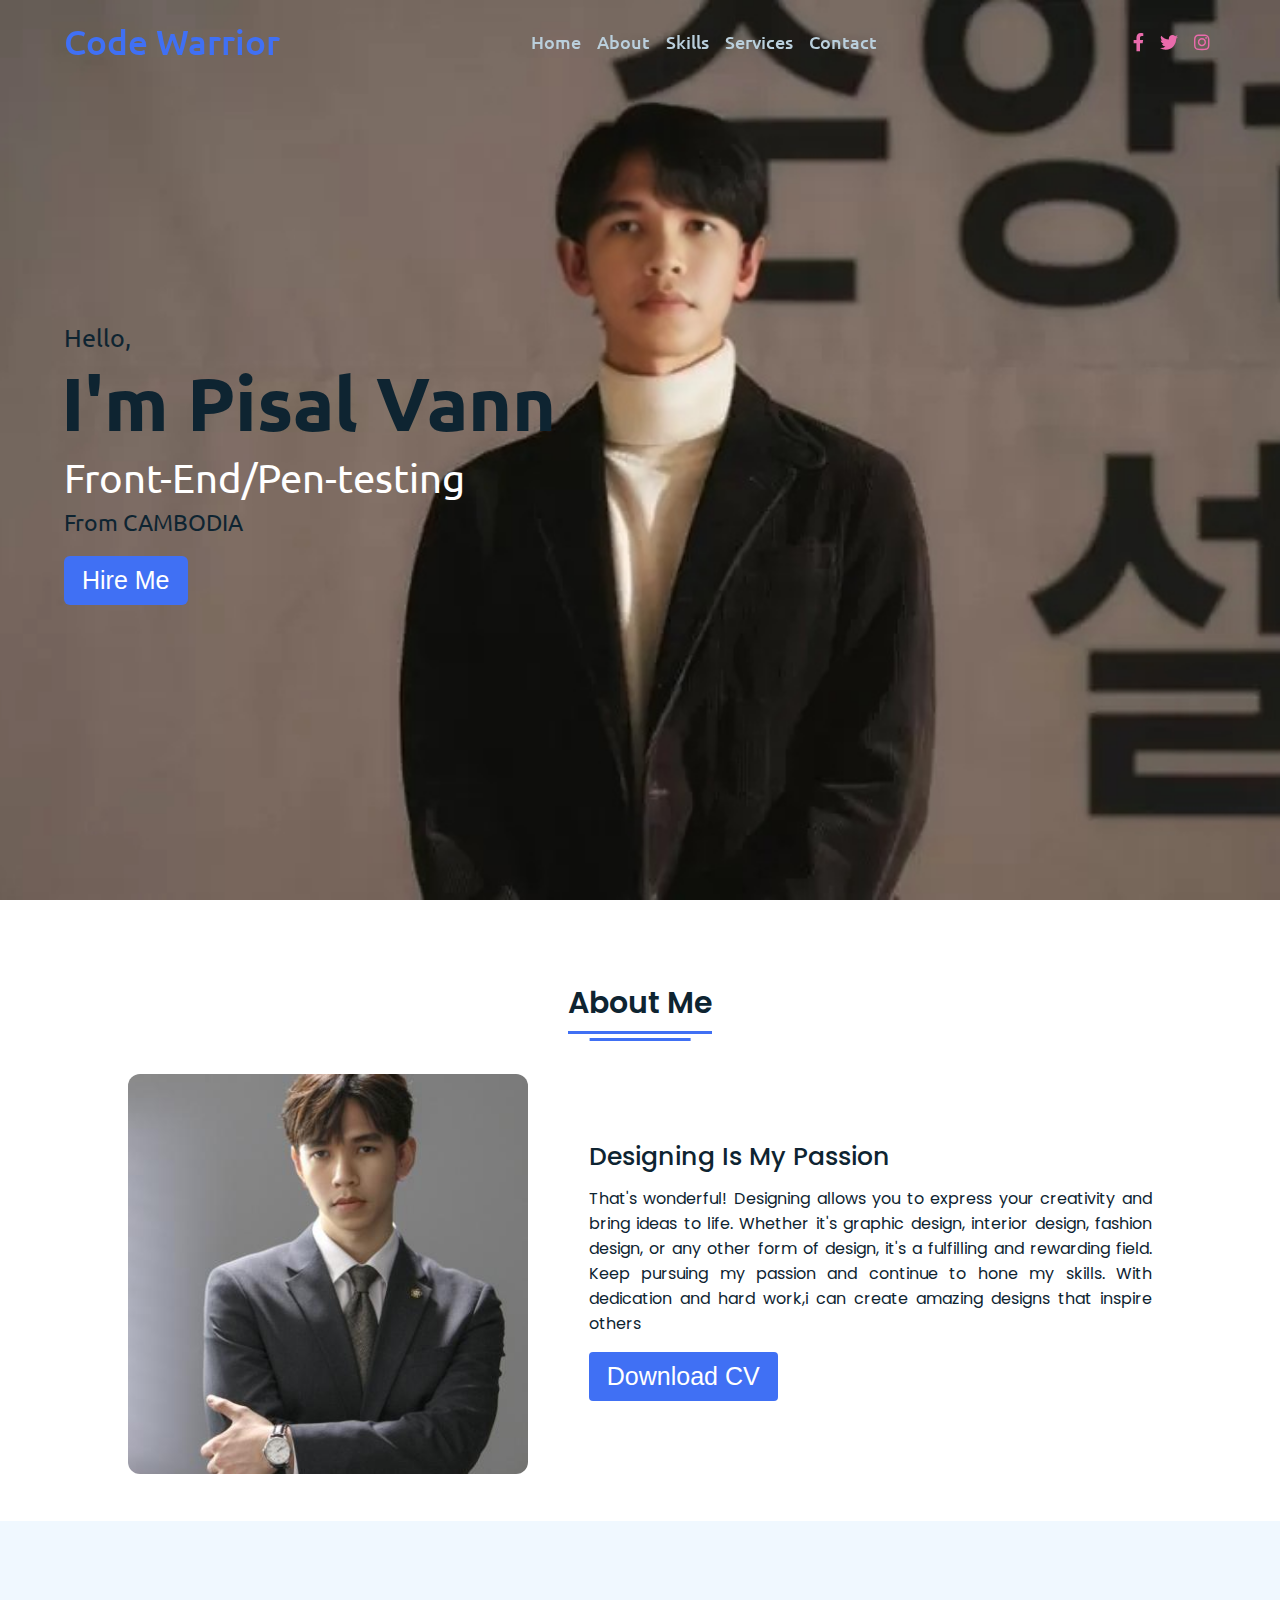
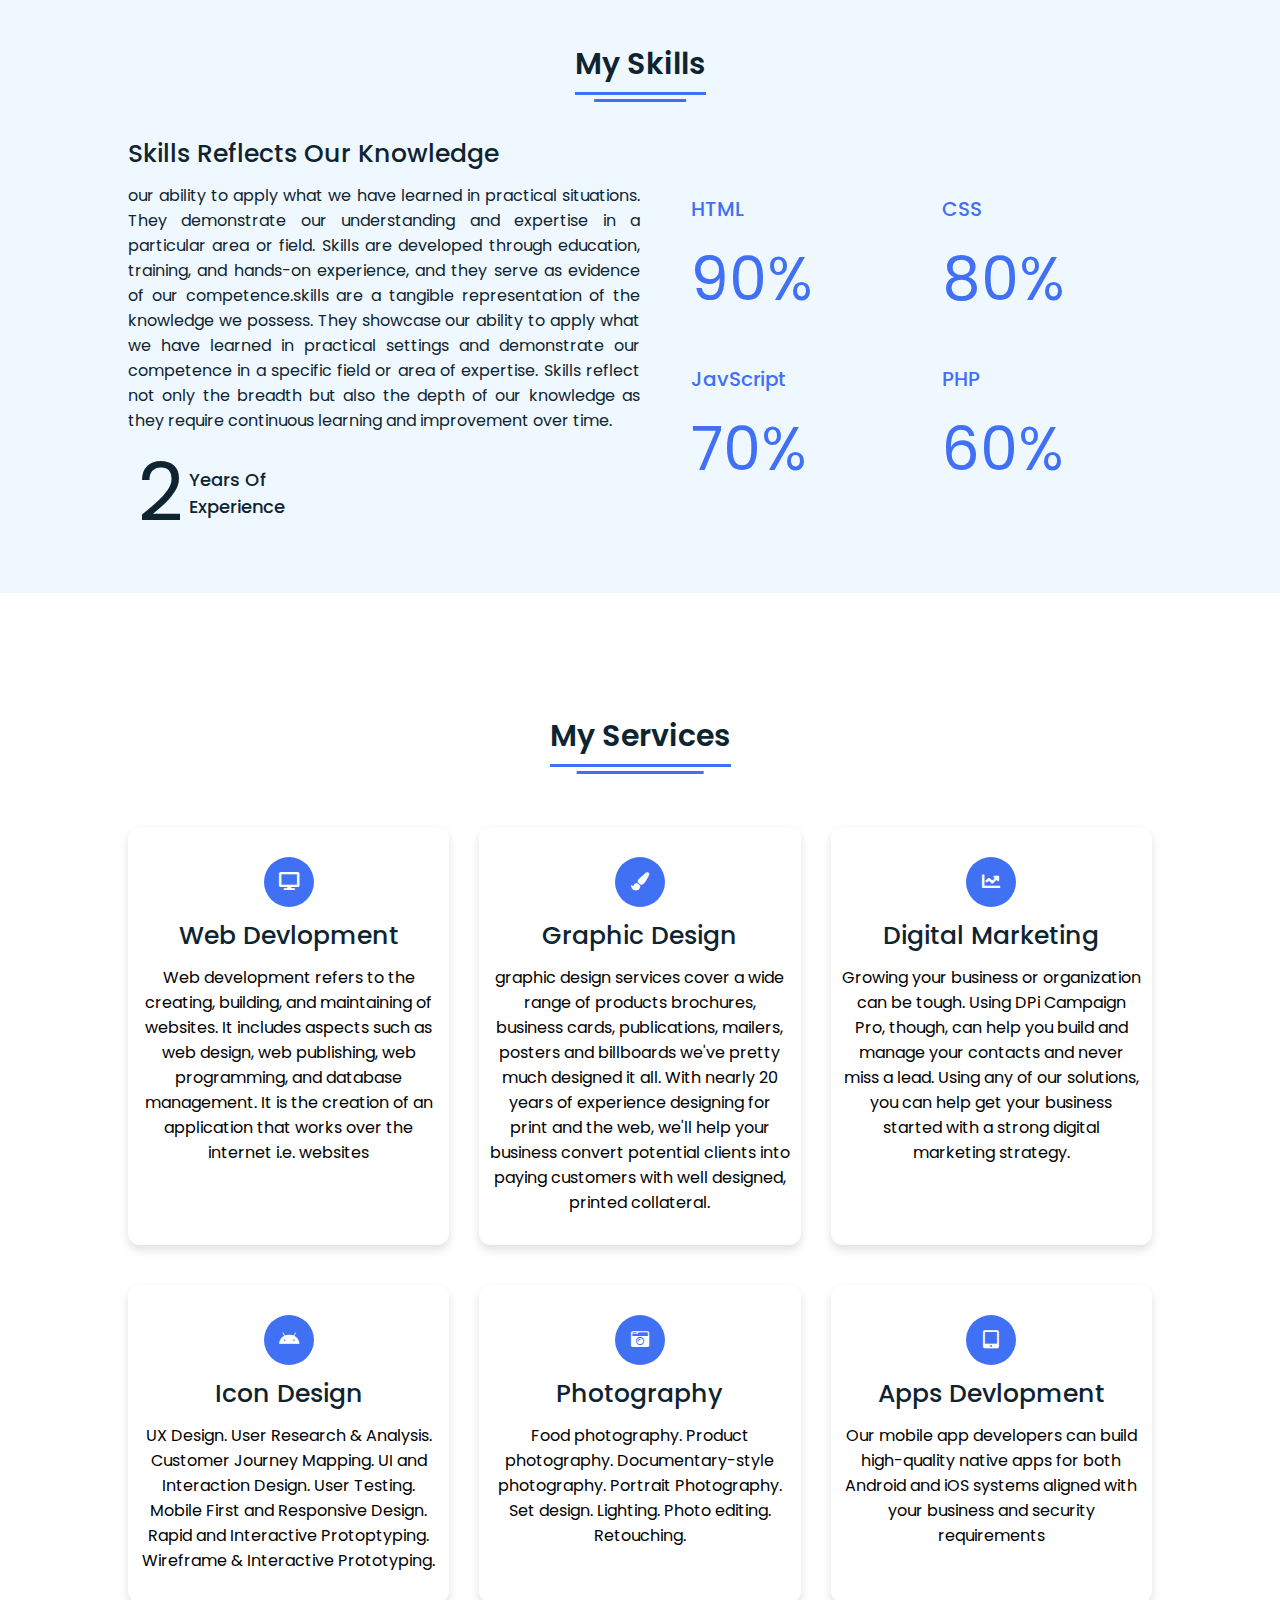
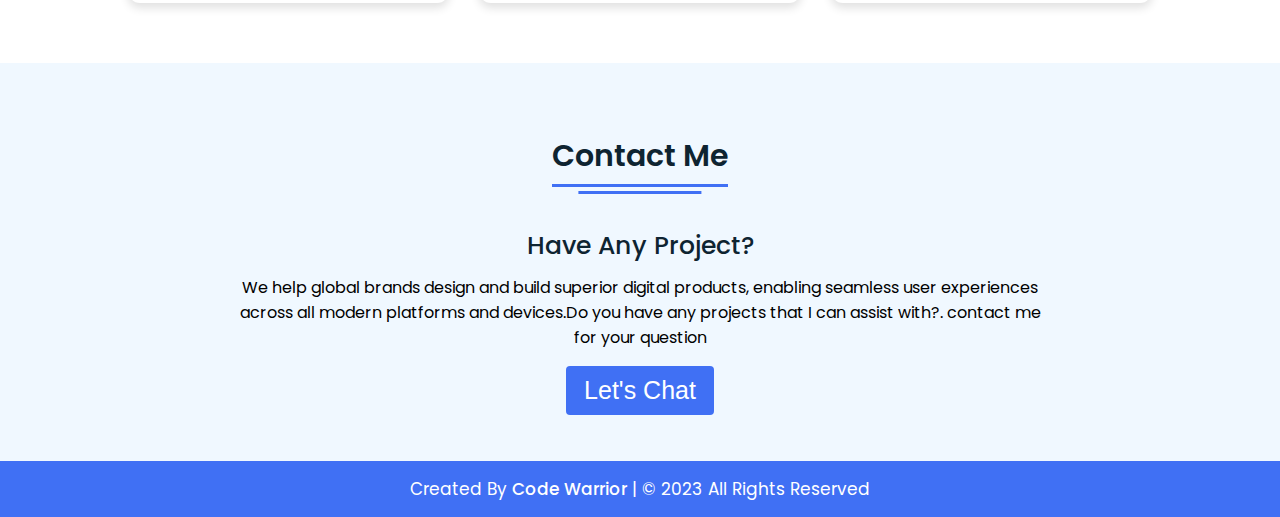
<file: index.html>
<!DOCTYPE html>
<!-- Website - www.codingnepalweb.com -->
<html lang="en" dir="ltr">

<head>
    <meta charset="UTF-8" />
    <title>My information</title>
    <link rel="stylesheet" href="cv.css" />
    <!-- Fontawesome CDN Link -->
    <link rel="icon" href="images/16.png">
    <link rel="stylesheet" href="https://cdnjs.cloudflare.com/ajax/libs/font-awesome/5.15.2/css/all.min.css" />
    <meta name="viewport" content="width=device-width, initial-scale=1.0" />
</head>

<body>
    <!-- Move to up button -->
    <div class="scroll-button">
        <a href="#home"><i class="fas fa-arrow-up"></i></a>
    </div>
    <!-- navgaition menu -->
    <nav>
        <div class="navbar">
            <div class="logo"><a href="https://www.facebook.com/profile.php?id=100064088559809&mibextid=ZbWKwL">Code Warrior</a></div>
            <ul class="menu">
                <li><a href="#home">Home</a></li>
                <li><a href="#about">About</a></li>
                <li><a href="#skills">Skills</a></li>
                <li><a href="#services">Services</a></li>
                <li><a href="#contact">Contact</a></li>
                <div class="cancel-btn">
                    <i class="fas fa-times"></i>
                </div>
            </ul>
            <div class="media-icons">
                <a href="https://www.facebook.com/Vannpisal902?mibextid=ZbWKwL"><i class="fab fa-facebook-f"></i></a>
                <a href="https://twitter.com/Pisal_Vann?t=Hef8y5lrMTt5R5KG-O603A&s=35"><i class="fab fa-twitter"></i></a>
                <a href="#"><i class="fab fa-instagram"></i></a>
            </div>
        </div>
        <div class="menu-btn">
            <i class="fas fa-bars"></i>
        </div>
    </nav>

    <!-- Home Section Start -->
    <section class="home" id="home">
        <div class="home-content">
            <div class="text">
                <div class="text-one">Hello,</div>
                <div class="text-two">I'm Pisal Vann</div>
                <div class="text-three">Front-End/Pen-testing</div>
                <div class="text-four">From CAMBODIA</div>
            </div>
            <div class="button">
                <a href="http://t.me/vann_pisal"><button>Hire Me</button></a>
            </div>

        </div>
    </section>

    <!-- About Section Start -->
    <section class="about home1" id="about">
        <div class="content">
            <div class="title"><span>About Me</span></div>
            <div class="about-details">
                <div class="left">
                    <img src="images/about1.jpg" alt="" />
                </div>
                <div class="right">
                    <div class="topic">Designing Is My Passion</div>
                    <p>
                        That's wonderful! Designing allows you to express your creativity and bring ideas to life. Whether it's graphic design, interior design, fashion design, or any other form of design, it's a fulfilling and rewarding field. Keep pursuing my passion and continue
                        to hone my skills. With dedication and hard work,i can create amazing designs that inspire others
                    </p>
                    <div class="button">
                        <a href="http://t.me/vann_pisal"><button >Download CV</button></a>
                    </div>
                </div>
            </div>
        </div>
    </section>

    <!-- My Skill Section Start -->
    <!-- Section Tag and Other Div will same where we need to put same CSS -->
    <section class="skills" id="skills">
        <div class="content">
            <div class="title"><span>My Skills</span></div>
            <div class="skills-details">
                <div class="text">
                    <div class="topic">Skills Reflects Our Knowledge</div>
                    <p>our ability to apply what we have learned in practical situations. They demonstrate our understanding and expertise in a particular area or field. Skills are developed through education, training, and hands-on experience, and they
                        serve as evidence of our competence.skills are a tangible representation of the knowledge we possess. They showcase our ability to apply what we have learned in practical settings and demonstrate our competence in a specific field
                        or area of expertise. Skills reflect not only the breadth but also the depth of our knowledge as they require continuous learning and improvement over time.</p>
                    <div class="experience">
                        <div class="num">2</div>
                        <div class="exp">
                            Years Of <br /> Experience
                        </div>
                    </div>
                </div>
                <div class="boxes">
                    <div class="box">
                        <div class="topic">HTML</div>
                        <div class="per">90%</div>
                    </div>
                    <div class="box">
                        <div class="topic">CSS</div>
                        <div class="per">80%</div>
                    </div>
                    <div class="box">
                        <div class="topic">JavScript</div>
                        <div class="per">70%</div>
                    </div>
                    <div class="box">
                        <div class="topic">PHP</div>
                        <div class="per">60%</div>
                    </div>
                </div>
            </div>
        </div>
    </section>

    <!-- My Services Section Start -->
    <section class="services" id="services">
        <div class="content">
            <div class="title"><span>My Services</span></div>
            <div class="boxes">
                <div class="box">
                    <div class="icon">
                        <i class="fas fa-desktop"></i>
                    </div>
                    <div class="topic">Web Devlopment</div>
                    <p>Web development refers to the creating, building, and maintaining of websites. It includes aspects such as web design, web publishing, web programming, and database management. It is the creation of an application that works over the
                        internet i.e. websites</p>
                </div>
                <div class="box">
                    <div class="icon">
                        <i class="fas fa-paint-brush"></i>
                    </div>
                    <div class="topic">Graphic Design</div>
                    <p>graphic design services cover a wide range of products brochures, business cards, publications, mailers, posters and billboards we've pretty much designed it all. With nearly 20 years of experience designing for print and the web,
                        we'll help your business convert potential clients into paying customers with well designed, printed collateral.</p>
                </div>
                <div class="box">
                    <div class="icon">
                        <i class="fas fa-chart-line"></i>
                    </div>
                    <div class="topic">Digital Marketing</div>
                    <p>Growing your business or organization can be tough. Using DPi Campaign Pro, though, can help you build and manage your contacts and never miss a lead. Using any of our solutions, you can help get your business started with a strong
                        digital marketing strategy.</p>
                </div>
                <div class="box">
                    <div class="icon">
                        <i class="fab fa-android"></i>
                    </div>
                    <div class="topic">Icon Design</div>
                    <p>UX Design. User Research & Analysis. Customer Journey Mapping. UI and Interaction Design. User Testing. Mobile First and Responsive Design. Rapid and Interactive Protoptyping. Wireframe & Interactive Prototyping.</p>
                </div>
                <div class="box">
                    <div class="icon">
                        <i class="fas fa-camera-retro"></i>
                    </div>
                    <div class="topic">Photography</div>
                    <p>Food photography. Product photography. Documentary-style photography. Portrait Photography. Set design. Lighting. Photo editing. Retouching.
                    </p>
                </div>
                <div class="box">
                    <div class="icon">
                        <i class="fas fa-tablet-alt"></i>
                    </div>
                    <div class="topic">Apps Devlopment</div>
                    <p>Our mobile app developers can build high-quality native apps for both Android and iOS systems aligned with your business and security requirements</p>
                </div>
            </div>
        </div>
    </section>

    <!-- Contact Me section Start -->
    <section class="contact" id="contact">
        <div class="content">
            <div class="title"><span>Contact Me</span></div>
            <div class="text">
                <div class="topic">Have Any Project?</div>

                <p>We help global brands design and build superior digital products, enabling seamless user experiences across all modern platforms and devices.Do you have any projects that I can assist with?. contact me for your question
                </p>
                <div class="button">
                    <a href="http://t.me/vann_pisal"><button>Let's Chat</button></a>
                </div>
            </div>
        </div>
    </section>

    <!-- Footer Section Start -->
    <footer>
        <div class="text">
            <span>Created By <a href="#">Code Warrior</a> | &#169; 2023 All Rights Reserved</span>
        </div>
    </footer>

    <script src="cv.js"></script>
</body>

</html>
</file>
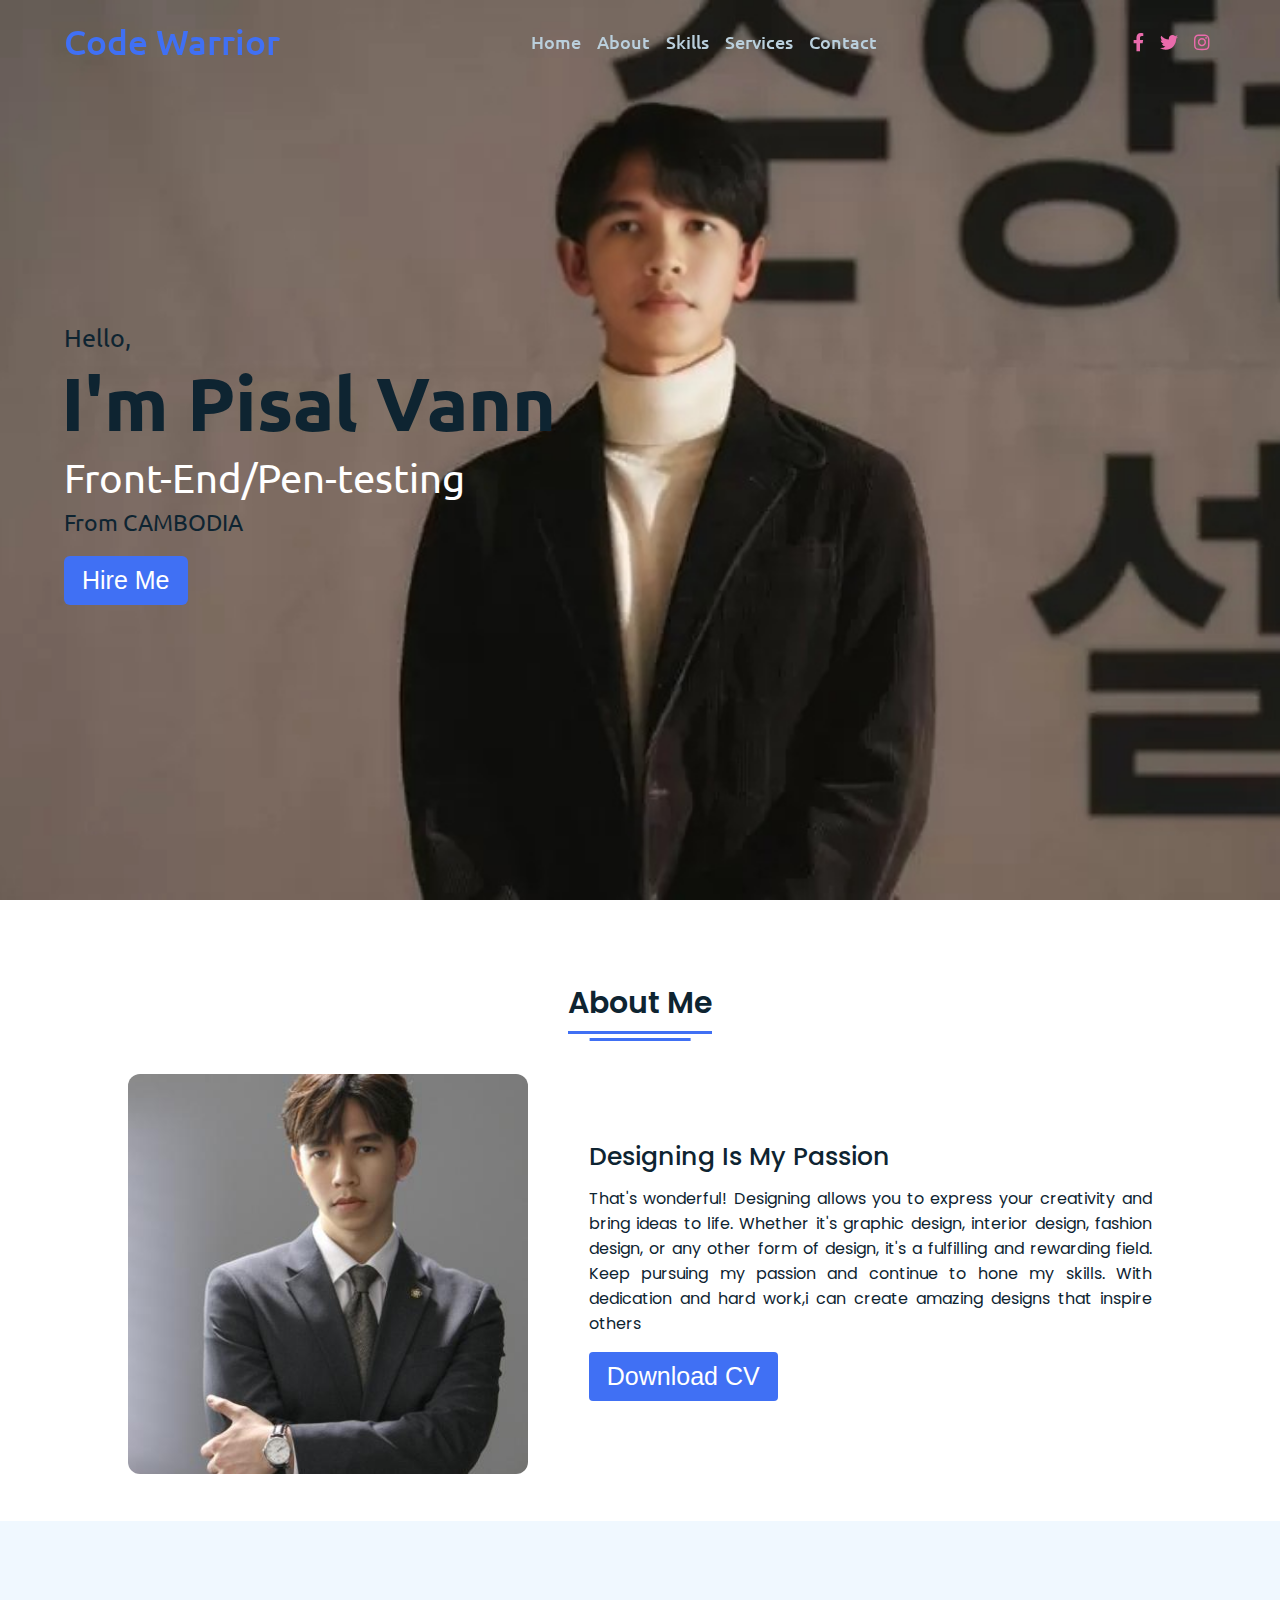
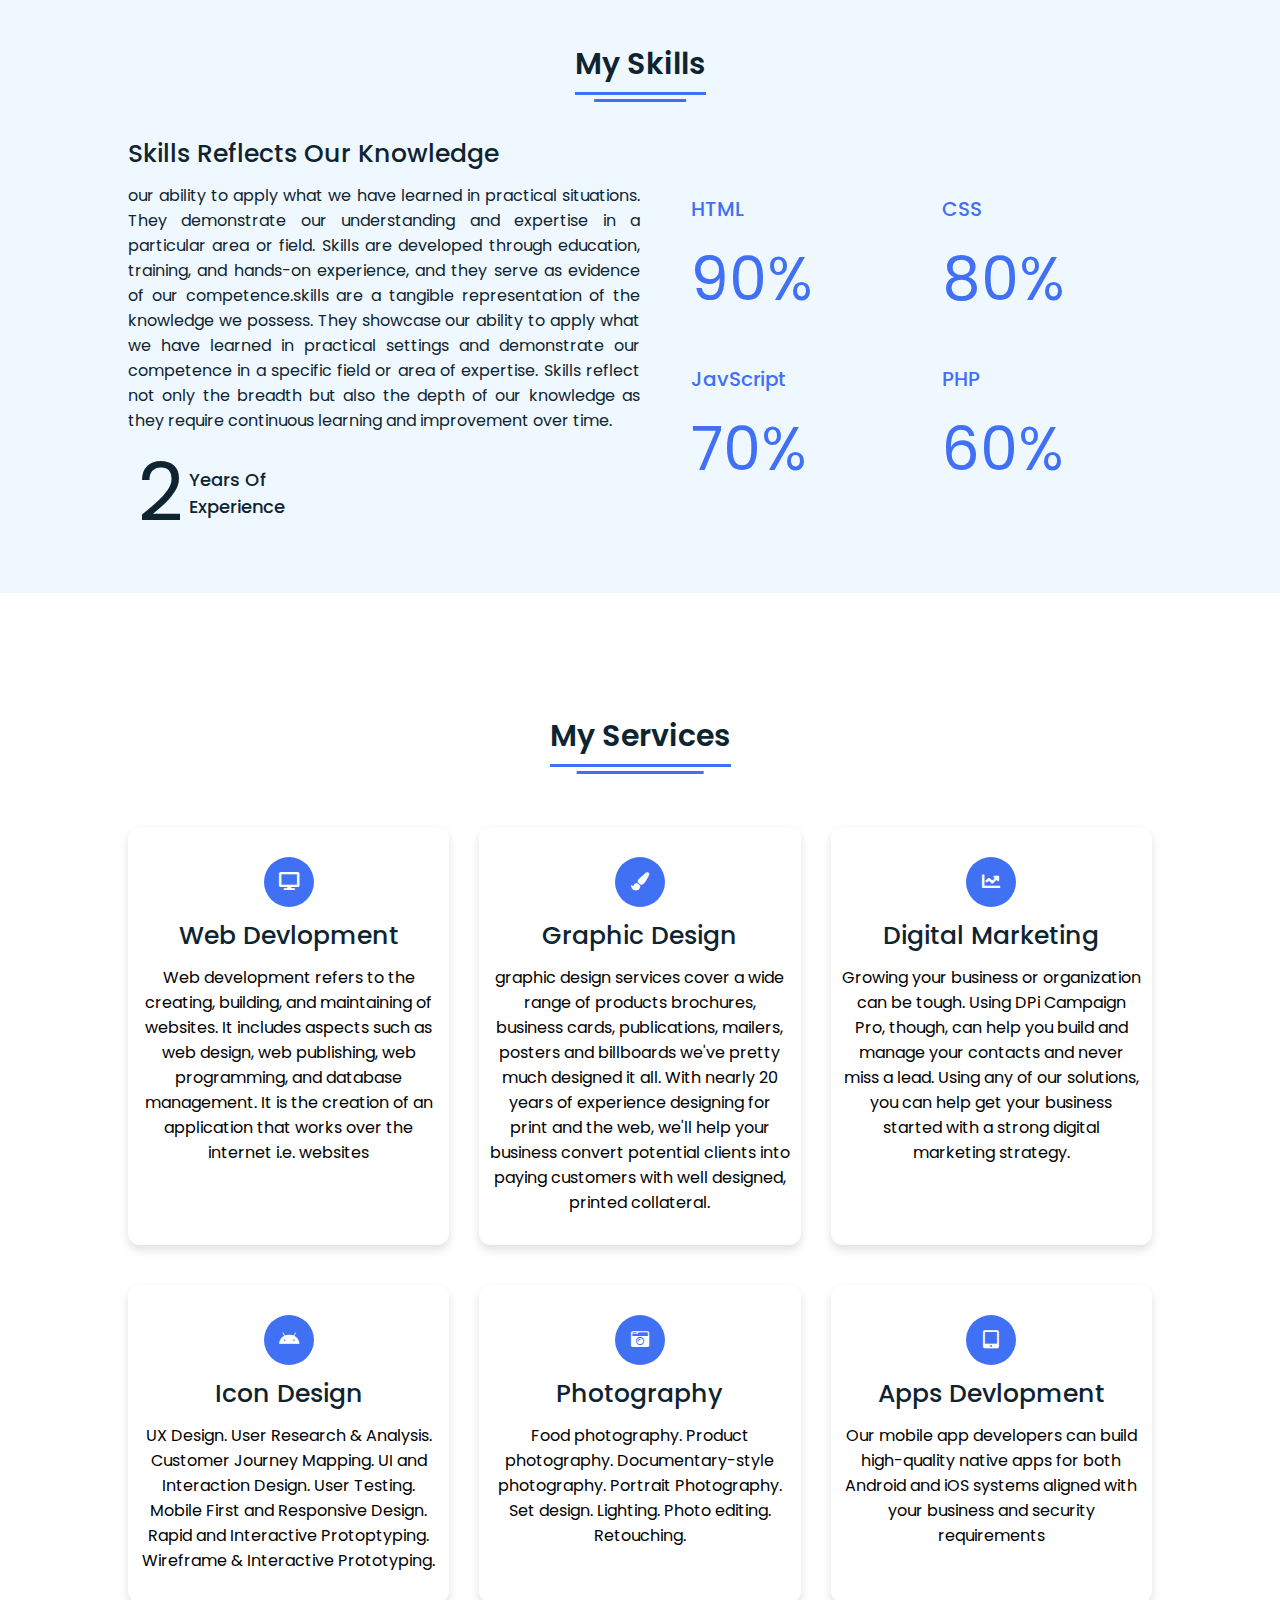
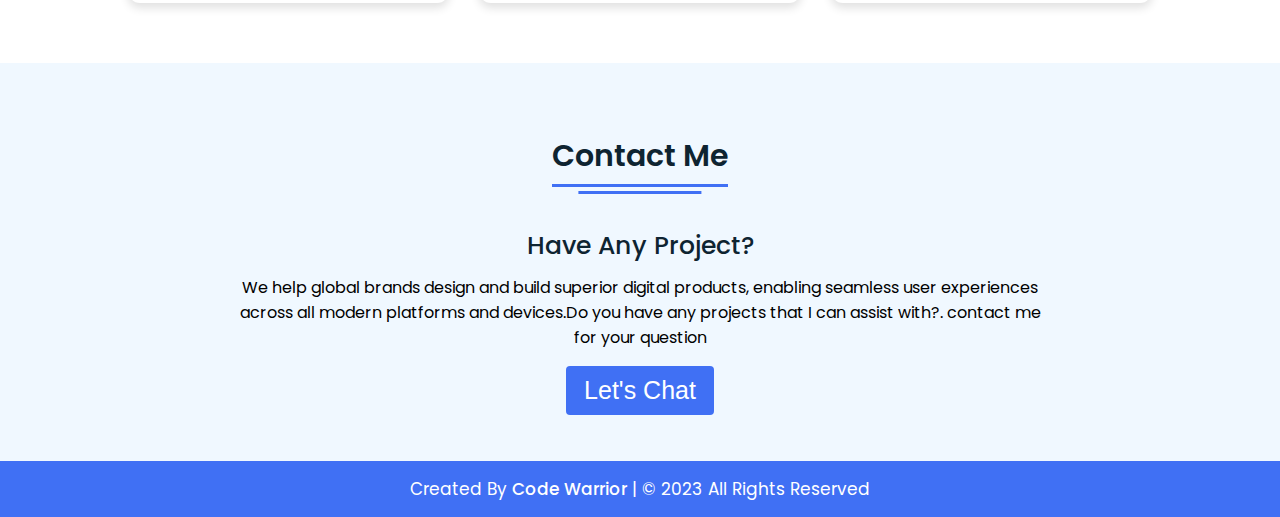
<file: cv.html>
<!DOCTYPE html>
<!-- Website - www.codingnepalweb.com -->
<html lang="en" dir="ltr">

<head>
    <meta charset="UTF-8" />
    <title>My information</title>
    <link rel="stylesheet" href="cv.css" />
    <!-- Fontawesome CDN Link -->
    <link rel="icon" href="images/16.png">
    <link rel="stylesheet" href="https://cdnjs.cloudflare.com/ajax/libs/font-awesome/5.15.2/css/all.min.css" />
    <meta name="viewport" content="width=device-width, initial-scale=1.0" />
</head>

<body>
    <!-- Move to up button -->
    <div class="scroll-button">
        <a href="#home"><i class="fas fa-arrow-up"></i></a>
    </div>
    <!-- navgaition menu -->
    <nav>
        <div class="navbar">
            <div class="logo"><a href="https://www.facebook.com/profile.php?id=100064088559809&mibextid=ZbWKwL">Code Warrior</a></div>
            <ul class="menu">
                <li><a href="#home">Home</a></li>
                <li><a href="#about">About</a></li>
                <li><a href="#skills">Skills</a></li>
                <li><a href="#services">Services</a></li>
                <li><a href="#contact">Contact</a></li>
                <div class="cancel-btn">
                    <i class="fas fa-times"></i>
                </div>
            </ul>
            <div class="media-icons">
                <a href="https://www.facebook.com/Vannpisal902?mibextid=ZbWKwL"><i class="fab fa-facebook-f"></i></a>
                <a href="https://twitter.com/Pisal_Vann?t=Hef8y5lrMTt5R5KG-O603A&s=35"><i class="fab fa-twitter"></i></a>
                <a href="#"><i class="fab fa-instagram"></i></a>
            </div>
        </div>
        <div class="menu-btn">
            <i class="fas fa-bars"></i>
        </div>
    </nav>

    <!-- Home Section Start -->
    <section class="home" id="home">
        <div class="home-content">
            <div class="text">
                <div class="text-one">Hello,</div>
                <div class="text-two">I'm Pisal Vann</div>
                <div class="text-three">Front-End/Pen-testing</div>
                <div class="text-four">From CAMBODIA</div>
            </div>
            <div class="button">
                <a href="http://t.me/vann_pisal"><button>Hire Me</button></a>
            </div>

        </div>
    </section>

    <!-- About Section Start -->
    <section class="about home1" id="about">
        <div class="content">
            <div class="title"><span>About Me</span></div>
            <div class="about-details">
                <div class="left">
                    <img src="images/about1.jpg" alt="" />
                </div>
                <div class="right">
                    <div class="topic">Designing Is My Passion</div>
                    <p>
                        That's wonderful! Designing allows you to express your creativity and bring ideas to life. Whether it's graphic design, interior design, fashion design, or any other form of design, it's a fulfilling and rewarding field. Keep pursuing my passion and continue
                        to hone my skills. With dedication and hard work,i can create amazing designs that inspire others
                    </p>
                    <div class="button">
                        <a href="http://t.me/vann_pisal"><button >Download CV</button></a>
                    </div>
                </div>
            </div>
        </div>
    </section>

    <!-- My Skill Section Start -->
    <!-- Section Tag and Other Div will same where we need to put same CSS -->
    <section class="skills" id="skills">
        <div class="content">
            <div class="title"><span>My Skills</span></div>
            <div class="skills-details">
                <div class="text">
                    <div class="topic">Skills Reflects Our Knowledge</div>
                    <p>our ability to apply what we have learned in practical situations. They demonstrate our understanding and expertise in a particular area or field. Skills are developed through education, training, and hands-on experience, and they
                        serve as evidence of our competence.skills are a tangible representation of the knowledge we possess. They showcase our ability to apply what we have learned in practical settings and demonstrate our competence in a specific field
                        or area of expertise. Skills reflect not only the breadth but also the depth of our knowledge as they require continuous learning and improvement over time.</p>
                    <div class="experience">
                        <div class="num">2</div>
                        <div class="exp">
                            Years Of <br /> Experience
                        </div>
                    </div>
                </div>
                <div class="boxes">
                    <div class="box">
                        <div class="topic">HTML</div>
                        <div class="per">90%</div>
                    </div>
                    <div class="box">
                        <div class="topic">CSS</div>
                        <div class="per">80%</div>
                    </div>
                    <div class="box">
                        <div class="topic">JavScript</div>
                        <div class="per">70%</div>
                    </div>
                    <div class="box">
                        <div class="topic">PHP</div>
                        <div class="per">60%</div>
                    </div>
                </div>
            </div>
        </div>
    </section>

    <!-- My Services Section Start -->
    <section class="services" id="services">
        <div class="content">
            <div class="title"><span>My Services</span></div>
            <div class="boxes">
                <div class="box">
                    <div class="icon">
                        <i class="fas fa-desktop"></i>
                    </div>
                    <div class="topic">Web Devlopment</div>
                    <p>Web development refers to the creating, building, and maintaining of websites. It includes aspects such as web design, web publishing, web programming, and database management. It is the creation of an application that works over the
                        internet i.e. websites</p>
                </div>
                <div class="box">
                    <div class="icon">
                        <i class="fas fa-paint-brush"></i>
                    </div>
                    <div class="topic">Graphic Design</div>
                    <p>graphic design services cover a wide range of products brochures, business cards, publications, mailers, posters and billboards we've pretty much designed it all. With nearly 20 years of experience designing for print and the web,
                        we'll help your business convert potential clients into paying customers with well designed, printed collateral.</p>
                </div>
                <div class="box">
                    <div class="icon">
                        <i class="fas fa-chart-line"></i>
                    </div>
                    <div class="topic">Digital Marketing</div>
                    <p>Growing your business or organization can be tough. Using DPi Campaign Pro, though, can help you build and manage your contacts and never miss a lead. Using any of our solutions, you can help get your business started with a strong
                        digital marketing strategy.</p>
                </div>
                <div class="box">
                    <div class="icon">
                        <i class="fab fa-android"></i>
                    </div>
                    <div class="topic">Icon Design</div>
                    <p>UX Design. User Research & Analysis. Customer Journey Mapping. UI and Interaction Design. User Testing. Mobile First and Responsive Design. Rapid and Interactive Protoptyping. Wireframe & Interactive Prototyping.</p>
                </div>
                <div class="box">
                    <div class="icon">
                        <i class="fas fa-camera-retro"></i>
                    </div>
                    <div class="topic">Photography</div>
                    <p>Food photography. Product photography. Documentary-style photography. Portrait Photography. Set design. Lighting. Photo editing. Retouching.
                    </p>
                </div>
                <div class="box">
                    <div class="icon">
                        <i class="fas fa-tablet-alt"></i>
                    </div>
                    <div class="topic">Apps Devlopment</div>
                    <p>Our mobile app developers can build high-quality native apps for both Android and iOS systems aligned with your business and security requirements</p>
                </div>
            </div>
        </div>
    </section>

    <!-- Contact Me section Start -->
    <section class="contact" id="contact">
        <div class="content">
            <div class="title"><span>Contact Me</span></div>
            <div class="text">
                <div class="topic">Have Any Project?</div>

                <p>We help global brands design and build superior digital products, enabling seamless user experiences across all modern platforms and devices.Do you have any projects that I can assist with?. contact me for your question
                </p>
                <div class="button">
                    <a href="http://t.me/vann_pisal"><button>Let's Chat</button></a>
                </div>
            </div>
        </div>
    </section>

    <!-- Footer Section Start -->
    <footer>
        <div class="text">
            <span>Created By <a href="#">Code Warrior</a> | &#169; 2023 All Rights Reserved</span>
        </div>
    </footer>

    <script src="cv.js"></script>
</body>

</html>
</file>
<file: cv.css>
/* Google Font CDN Link */

@import url('https://fonts.googleapis.com/css2?family=Poppins:wght@400;500;600;700&family=Ubuntu:wght@400;500;700&display=swap');
* {
    margin: 0;
    padding: 0;
    box-sizing: border-box;
    text-decoration: none;
    scroll-behavior: smooth;
}


/* Custom Scroll Bar CSS */

::-webkit-scrollbar {
    width: 10px;
}

::-webkit-scrollbar-track {
    background: #f1f1f1;
}

::-webkit-scrollbar-thumb {
    background: #6e93f7;
    border-radius: 12px;
    transition: all 0.3s ease;
}

::-webkit-scrollbar-thumb:hover {
    background: #4070f4;
}


/* navbar styling */

nav {
    position: fixed;
    width: 100%;
    padding: 20px 0;
    z-index: 998;
    transition: all 0.3s ease;
    font-family: 'Ubuntu', sans-serif;
}

nav.sticky {
    background: #4070f4;
    padding: 13px 0;
}

nav .navbar {
    width: 90%;
    display: flex;
    justify-content: space-between;
    align-items: center;
    margin: auto;
}

nav .navbar .logo a {
    font-weight: 500;
    font-size: 35px;
    color: #4070f4;
}

nav.sticky .navbar .logo a {
    color: #fff;
}

nav .navbar .menu {
    display: flex;
    position: relative;
}

nav .navbar .menu li {
    list-style: none;
    margin: 0 8px;
}

.navbar .menu a {
    font-size: 18px;
    font-weight: 500;
    color: #bacfdc;
    padding: 6px 0;
    transition: all 0.4s ease;
}

.navbar .menu a:hover {
    color: #4070f4;
}

nav.sticky .menu a {
    color: #FFF;
}

nav.sticky .menu a:hover {
    color: #0E2431;
}

.navbar .media-icons a {
    color: #ea6bac;
    font-size: 18px;
    margin: 0 6px;
}

nav.sticky .media-icons a {
    color: #FFF;
}


/* Side Navigation Menu Button CSS */

nav .menu-btn,
.navbar .menu .cancel-btn {
    position: absolute;
    color: #fff;
    right: 30px;
    top: 20px;
    font-size: 20px;
    cursor: pointer;
    transition: all 0.3s ease;
    display: none;
}

nav .menu-btn {
    color: #4070f4;
}

nav.sticky .menu-btn {
    color: #FFF;
}

.navbar .menu .menu-btn {
    color: #fff;
}


/* home section styling */

.home {
    height: 100vh;
    width: 100%;
    background: url("images/background.png") no-repeat;
    background-size: cover;
    background-position: center;
    background-attachment: fixed;
    font-family: 'Ubuntu', sans-serif;
}

.home .home-content {
    width: 90%;
    height: 100%;
    margin: auto;
    display: flex;
    flex-direction: column;
    justify-content: center;
}

.home .text-one {
    font-size: 25px;
    color: #0E2431;
}

.home .text-two {
    color: #0E2431;
    font-size: 75px;
    font-weight: 600;
    margin-left: -3px;
}

.home .text-three {
    font-size: 40px;
    margin: 5px 0;
    color: #ffffff;
}

.home .text-four {
    font-size: 23px;
    margin: 5px 0;
    color: #0E2431;
}

.home .button {
    margin: 14px 0;
}

.home .button button {
    outline: none;
    padding: 8px 16px;
    border-radius: 6px;
    font-size: 25px;
    font-weight: 400;
    background: #4070f4;
    color: #fff;
    cursor: pointer;
    border: 2px solid transparent;
    transition: all 0.4s ease;
}

.home .button button:hover {
    border-color: #4070f4;
    background-color: #fff;
    color: #4070f4;
}


/* About Section Styling */


/* Those Elements Where We Have Apply Same CSS,
 I'm Selecting Directly 'Section Tag' and 'Class'  */

section {
    padding-top: 40px;
}

section .content {
    width: 80%;
    margin: 40px auto;
    font-family: 'Poppins', sans-serif;
}

.about .about-details {
    display: flex;
    justify-content: space-between;
    align-items: center;
}

section .title {
    display: flex;
    justify-content: center;
    margin-bottom: 40px;
}

section .title span {
    color: #0E2431;
    font-size: 30px;
    font-weight: 600;
    position: relative;
    padding-bottom: 8px;
}

section .title span::before,
section .title span::after {
    content: '';
    position: absolute;
    height: 3px;
    width: 100%;
    background: #4070f4;
    left: 0;
    bottom: 0;
}

section .title span::after {
    bottom: -7px;
    width: 70%;
    left: 50%;
    transform: translateX(-50%);
}

.about .about-details .left {
    width: 45%;
}

.about .left img {
    height: 400px;
    width: 400px;
    object-fit: cover;
    border-radius: 12px;
}

.about-details .right {
    width: 55%;
}

section .topic {
    color: #0E2431;
    font-size: 25px;
    font-weight: 500;
    margin-bottom: 10px;
}

.about-details .right p {
    text-align: justify;
    color: #0E2431;
}

section .button {
    margin: 16px 0;
}

section .button button {
    outline: none;
    padding: 8px 16px;
    border-radius: 4px;
    font-size: 25px;
    font-weight: 400;
    background: #4070f4;
    color: #fff;
    border: 2px solid transparent;
    cursor: pointer;
    transition: all 0.4s ease;
}

section .button button:hover {
    border-color: #4070f4;
    background-color: #fff;
    color: #4070f4;
}


/* My Skills CSS */

.skills {
    background: #F0F8FF;
}

.skills .content {
    padding: 40px 0;
}

.skills .skills-details {
    display: flex;
    justify-content: space-between;
    align-items: center;
}

.skills-details .text {
    width: 50%;
}

.skills-details p {
    color: #0E2431;
    text-align: justify;
}

.skills .skills-details .experience {
    display: flex;
    align-items: center;
    margin: 0 10px;
}

.skills-details .experience .num {
    color: #0E2431;
    font-size: 80px;
}

.skills-details .experience .exp {
    color: #0E2431;
    margin-left: 20px;
    font-size: 18px;
    font-weight: 500;
    margin: 0 6px;
}

.skills-details .boxes {
    width: 45%;
    display: flex;
    flex-wrap: wrap;
    justify-content: space-between;
}

.skills-details .box {
    width: calc(100% / 2 - 20px);
    margin: 20px 0;
}

.skills-details .boxes .topic {
    font-size: 20px;
    color: #4070f4;
}

.skills-details .boxes .per {
    font-size: 60px;
    color: #4070f4;
}


/* My Services CSS */

.services .boxes {
    display: flex;
    flex-wrap: wrap;
    justify-content: space-between;
}

.services .boxes .box {
    margin: 20px 0;
    width: calc(100% / 3 - 20px);
    text-align: center;
    border-radius: 12px;
    padding: 30px 10px;
    box-shadow: 0 5px 10px rgba(0, 0, 0, 0.12);
    cursor: default;
    transition: all 0.4s ease;
}

.services .boxes .box:hover {
    background: #4070f4;
    color: #fff;
}

.services .boxes .box .icon {
    height: 50px;
    width: 50px;
    background: #4070f4;
    border-radius: 50%;
    text-align: center;
    line-height: 50px;
    font-size: 18px;
    color: #fff;
    margin: 0 auto 10px auto;
    transition: all 0.4s ease;
}

.boxes .box:hover .icon {
    background-color: #fff;
    color: #4070f4;
}

.services .boxes .box:hover .topic,
.services .boxes .box:hover p {
    color: #0E2431;
    transition: all 0.4s ease;
}

.services .boxes .box:hover .topic,
.services .boxes .box:hover p {
    color: #fff;
}


/* Contact Me CSS */

.contact {
    background: #F0F8FF;
}

.contact .content {
    margin: 0 auto;
    padding: 30px 0;
}

.contact .text {
    width: 80%;
    text-align: center;
    margin: auto;
}


/* Footer CSS */

footer {
    background: #4070f4;
    padding: 15px 0;
    text-align: center;
    font-family: 'Poppins', sans-serif;
}

footer .text span {
    font-size: 17px;
    font-weight: 400;
    color: #fff;
}

footer .text span a {
    font-weight: 500;
    color: #FFF;
}

footer .text span a:hover {
    text-decoration: underline;
}


/* Scroll TO Top Button CSS */

.scroll-button a {
    position: fixed;
    bottom: 20px;
    right: 20px;
    color: #fff;
    background: #4070f4;
    padding: 7px 12px;
    ;
    font-size: 18px;
    border-radius: 6px;
    box-shadow: rgba(0, 0, 0, 0.15);
    display: none;
}


/* Responsive Media Query */

@media (max-width: 1190px) {
    section .content {
        width: 85%;
    }
}

@media (max-width: 1000px) {
    .about .about-details {
        justify-content: center;
        flex-direction: column;
    }
    .about .about-details .left {
        display: flex;
        justify-content: center;
        width: 100%;
    }
    .about-details .right {
        width: 90%;
        margin: 40px 0;
    }
    .services .boxes .box {
        margin: 20px 0;
        width: calc(100% / 2 - 20px);
    }
}

@media (max-width: 900px) {
    .about .left img {
        height: 350px;
        width: 350px;
    }
}

@media (max-width: 750px) {
    nav .navbar {
        width: 90%;
    }
    nav .navbar .menu {
        position: fixed;
        left: -100%;
        top: 0;
        background: #0E2431;
        height: 100vh;
        max-width: 400px;
        width: 100%;
        padding-top: 60px;
        flex-direction: column;
        align-items: center;
        transition: all 0.5s ease;
    }
    .navbar.active .menu {
        left: 0;
    }
    nav .navbar .menu a {
        font-size: 23px;
        display: block;
        color: #fff;
        margin: 10px 0;
    }
    nav.sticky .menu a:hover {
        color: #4070f4;
    }
    nav .navbar .media-icons {
        display: none;
    }
    nav .menu-btn,
    .navbar .menu .cancel-btn {
        display: block;
    }
    .home .text-two {
        font-size: 65px;
    }
    .home .text-three {
        font-size: 35px;
    }
    .skills .skills-details {
        align-items: center;
        justify-content: center;
        flex-direction: column;
    }
    .skills-details .text {
        width: 100%;
        margin-bottom: 50px;
    }
    .skills-details .boxes {
        justify-content: center;
        align-items: center;
        width: 100%;
    }
    .services .boxes .box {
        margin: 20px 0;
        width: 100%;
    }
    .contact .text {
        width: 100%;
    }
}

@media (max-width: 500px) {
    .home .text-two {
        font-size: 55px;
    }
    .home .text-three {
        font-size: 33px;
    }
    .skills-details .boxes .per {
        font-size: 50px;
        color: #4070f4;
    }
}
</file>
